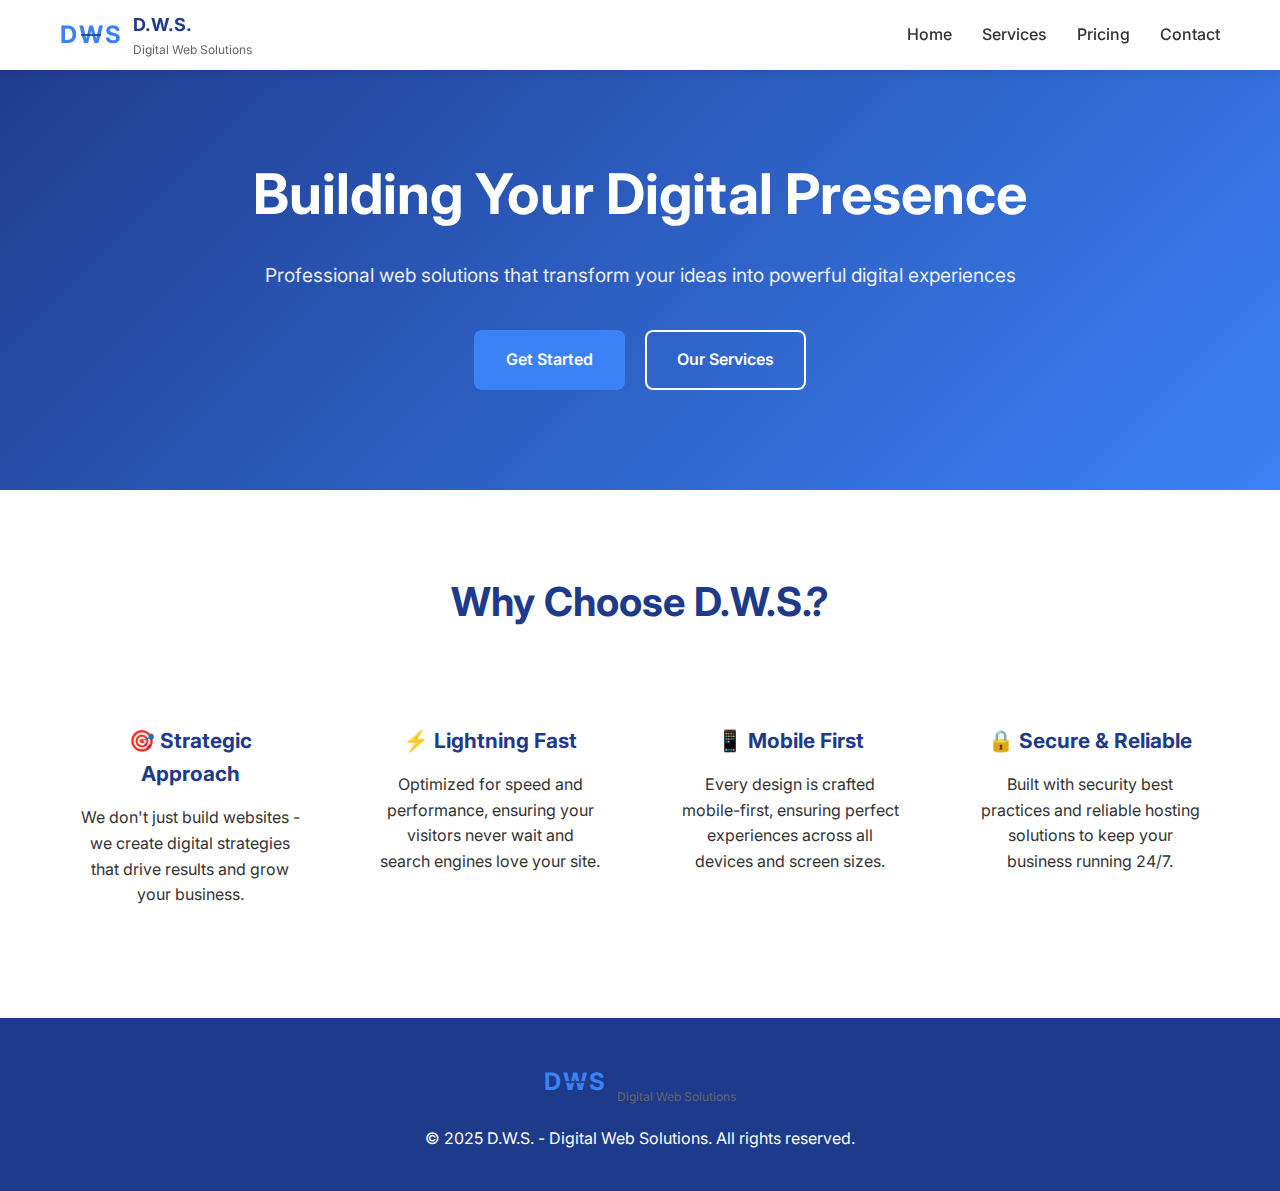
<file: index.html>
<!DOCTYPE html>
<html lang="en">
<head>
    <meta charset="UTF-8">
    <meta name="viewport" content="width=device-width, initial-scale=1.0">
    <title>D.W.S. - Digital Web Solutions | Building Your Digital Presence</title>
    <link rel="stylesheet" href="styles.css">
    <link href="https://fonts.googleapis.com/css2?family=Inter:wght@400;600;700&display=swap" rel="stylesheet">
    <link rel="icon" type="image/svg+xml" href="favicon.svg">
</head>
<body>
    <header>
        <nav class="navbar">
            <div class="nav-container">
                <div class="logo">
                    <div class="logo-icon">
                        <span class="d">D</span>
                        <span class="w">W</span>
                        <span class="s">S</span>
                    </div>
                    <div class="logo-text">
                        <div class="company-name">D.W.S.</div>
                        <div class="tagline">Digital Web Solutions</div>
                    </div>
                </div>
                <ul class="nav-menu">
                    <li><a href="index.html">Home</a></li>
                    <li><a href="services.html">Services</a></li>
                    <li><a href="pricing.html">Pricing</a></li>
                    <li><a href="contact.html">Contact</a></li>
                </ul>
            </div>
        </nav>
    </header>

    <main>
        <section id="home" class="hero">
            <div class="hero-content">
                <h1>Building Your Digital Presence</h1>
                <p>Professional web solutions that transform your ideas into powerful digital experiences</p>
                <div class="cta-buttons">
                    <a href="pricing.html" class="btn-primary">Get Started</a>
                    <a href="services.html" class="btn-secondary">Our Services</a>
                </div>
            </div>
        </section>

        <section class="features">
            <div class="container">
                <h2>Why Choose D.W.S.?</h2>
                <div class="features-grid">
                    <div class="feature">
                        <h3>🎯 Strategic Approach</h3>
                        <p>We don't just build websites - we create digital strategies that drive results and grow your business.</p>
                    </div>
                    <div class="feature">
                        <h3>⚡ Lightning Fast</h3>
                        <p>Optimized for speed and performance, ensuring your visitors never wait and search engines love your site.</p>
                    </div>
                    <div class="feature">
                        <h3>📱 Mobile First</h3>
                        <p>Every design is crafted mobile-first, ensuring perfect experiences across all devices and screen sizes.</p>
                    </div>
                    <div class="feature">
                        <h3>🔒 Secure & Reliable</h3>
                        <p>Built with security best practices and reliable hosting solutions to keep your business running 24/7.</p>
                    </div>
                </div>
            </div>
        </section>



    </main>

    <footer>
        <div class="container">
            <div class="footer-content">
                <div class="logo">
                    <div class="logo-icon">
                        <span class="d">D</span>
                        <span class="w">W</span>
                        <span class="s">S</span>
                    </div>
                    <div class="logo-text">
                        <div class="company-name">D.W.S.</div>
                        <div class="tagline">Digital Web Solutions</div>
                    </div>
                </div>
                <p>&copy; 2025 D.W.S. - Digital Web Solutions. All rights reserved.</p>
            </div>
        </div>
    </footer>

    <script src="script.js"></script>
</body>
</html>
</file>
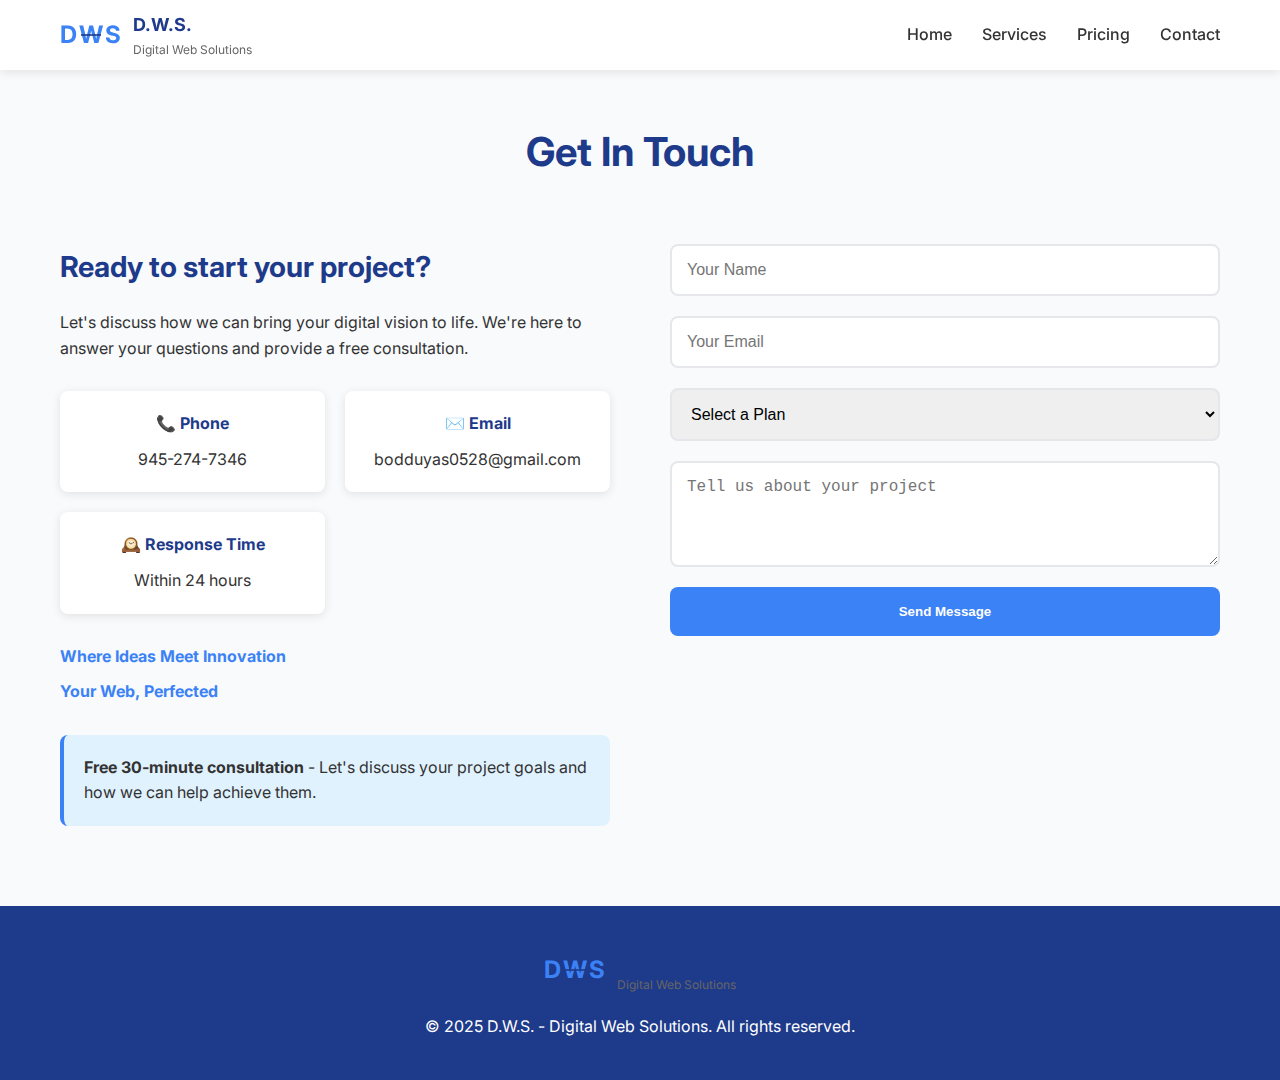
<file: contact.html>
<!DOCTYPE html>
<html lang="en">
<head>
    <meta charset="UTF-8">
    <meta name="viewport" content="width=device-width, initial-scale=1.0">
    <title>Contact - D.W.S. Digital Web Solutions</title>
    <link rel="stylesheet" href="styles.css">
    <link href="https://fonts.googleapis.com/css2?family=Inter:wght@400;600;700&display=swap" rel="stylesheet">
    <link rel="icon" type="image/svg+xml" href="favicon.svg">
</head>
<body>
    <header>
        <nav class="navbar">
            <div class="nav-container">
                <div class="logo">
                    <div class="logo-icon">
                        <span class="d">D</span>
                        <span class="w">W</span>
                        <span class="s">S</span>
                    </div>
                    <div class="logo-text">
                        <div class="company-name">D.W.S.</div>
                        <div class="tagline">Digital Web Solutions</div>
                    </div>
                </div>
                <ul class="nav-menu">
                    <li><a href="index.html">Home</a></li>
                    <li><a href="services.html">Services</a></li>
                    <li><a href="pricing.html">Pricing</a></li>
                    <li><a href="contact.html">Contact</a></li>
                </ul>
            </div>
        </nav>
    </header>

    <main>
        <section class="contact page-section">
            <div class="container">
                <h1>Get In Touch</h1>
                <div class="contact-content">
                    <div class="contact-info">
                        <h3>Ready to start your project?</h3>
                        <p>Let's discuss how we can bring your digital vision to life. We're here to answer your questions and provide a free consultation.</p>
                        
                        <div class="contact-methods">
                            <div class="contact-method">
                                <h4>📞 Phone</h4>
                                <p>945-274-7346</p>
                            </div>
                            <div class="contact-method">
                                <h4>✉️ Email</h4>
                                <p>bodduyas0528@gmail.com</p>
                            </div>
                            <div class="contact-method">
                                <h4>🕰️ Response Time</h4>
                                <p>Within 24 hours</p>
                            </div>
                        </div>
                        
                        <div class="tagline-options">
                            <p><strong>Where Ideas Meet Innovation</strong></p>
                            <p><strong>Your Web, Perfected</strong></p>
                        </div>
                        
                        <div class="consultation-note">
                            <p><strong>Free 30-minute consultation</strong> - Let's discuss your project goals and how we can help achieve them.</p>
                        </div>
                    </div>
                    <form class="contact-form">
                        <input type="text" placeholder="Your Name" required>
                        <input type="email" placeholder="Your Email" required>
                        <select required>
                            <option value="">Select a Plan</option>
                            <option value="starter">Starter ($800-$1,200)</option>
                            <option value="professional">Professional ($1,500-$2,500)</option>
                            <option value="premium">Premium ($3,000-$5,000)</option>
                        </select>
                        <textarea placeholder="Tell us about your project" rows="4" required></textarea>
                        <button type="submit" class="btn-primary">Send Message</button>
                    </form>
                </div>
            </div>
        </section>
    </main>

    <footer>
        <div class="container">
            <div class="footer-content">
                <div class="logo">
                    <div class="logo-icon">
                        <span class="d">D</span>
                        <span class="w">W</span>
                        <span class="s">S</span>
                    </div>
                    <div class="logo-text">
                        <div class="company-name">D.W.S.</div>
                        <div class="tagline">Digital Web Solutions</div>
                    </div>
                </div>
                <p>&copy; 2025 D.W.S. - Digital Web Solutions. All rights reserved.</p>
            </div>
        </div>
    </footer>

    <script src="script.js"></script>
</body>
</html>
</file>
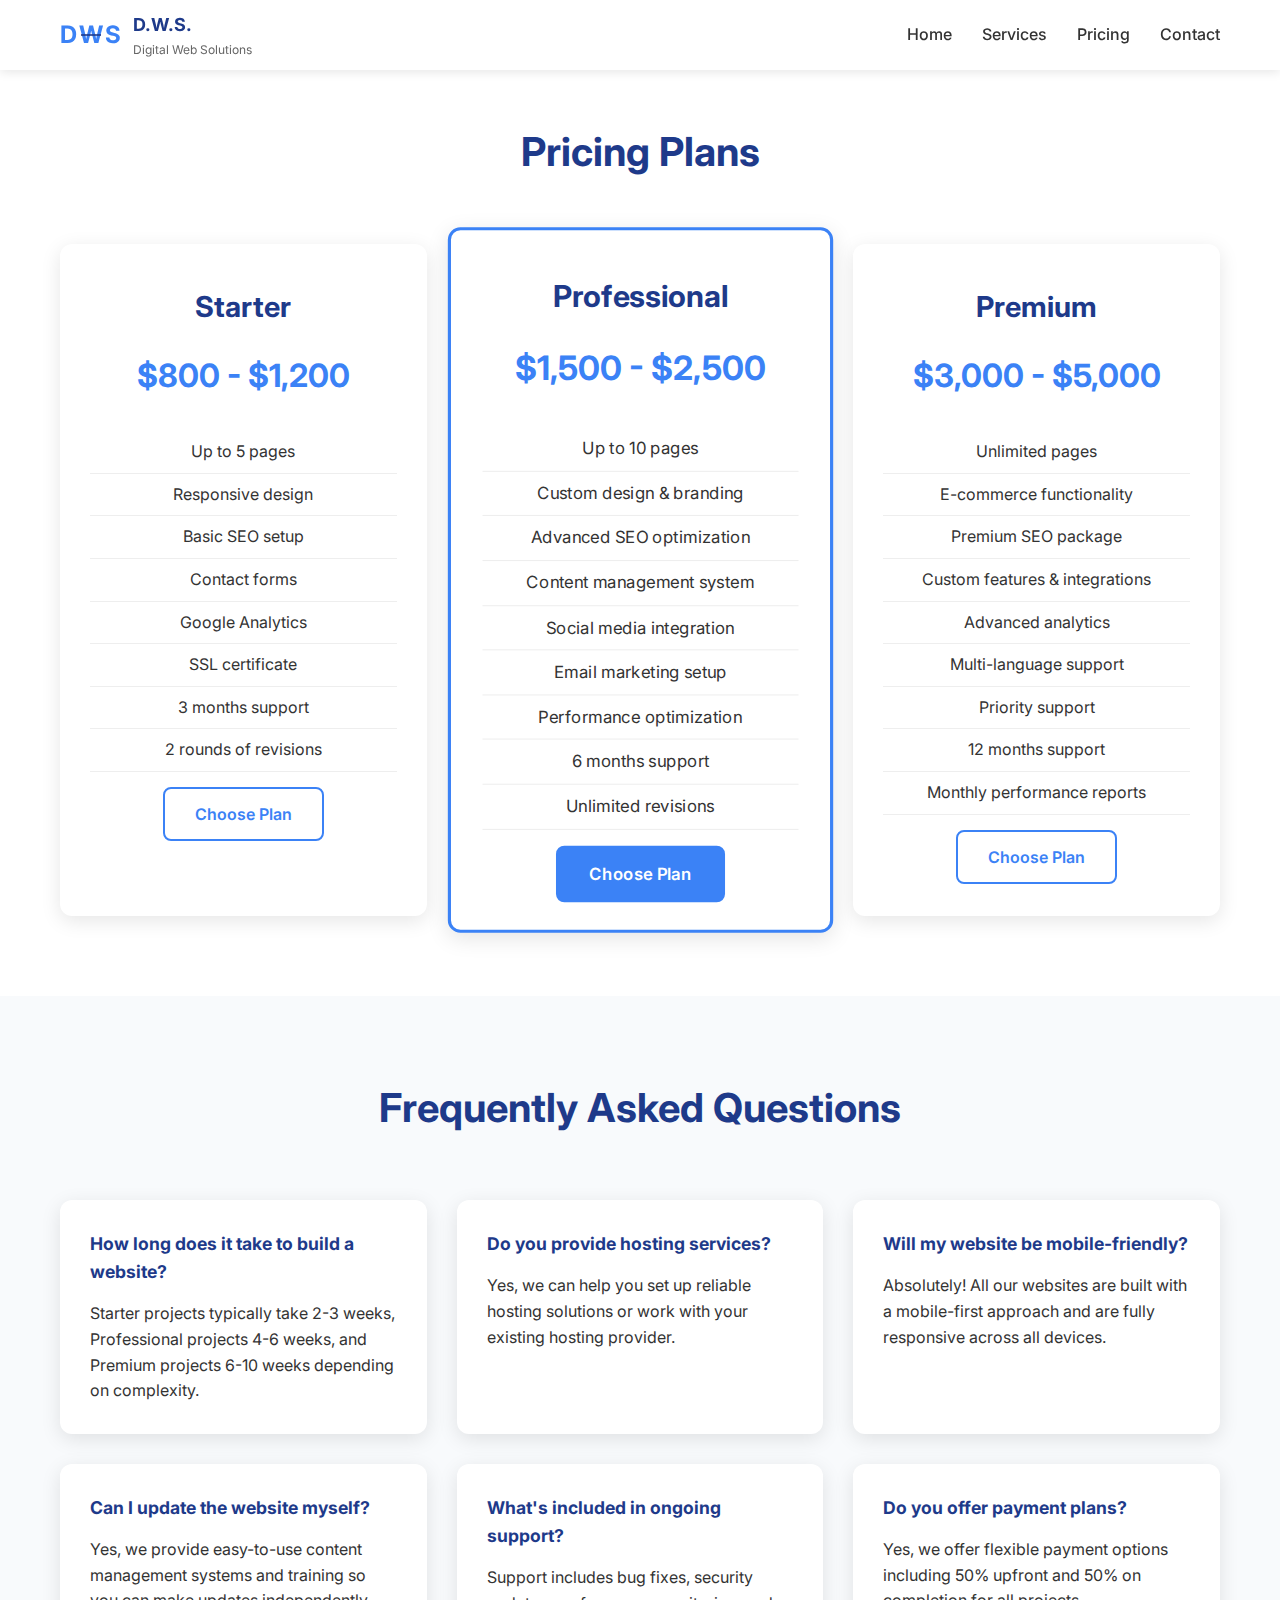
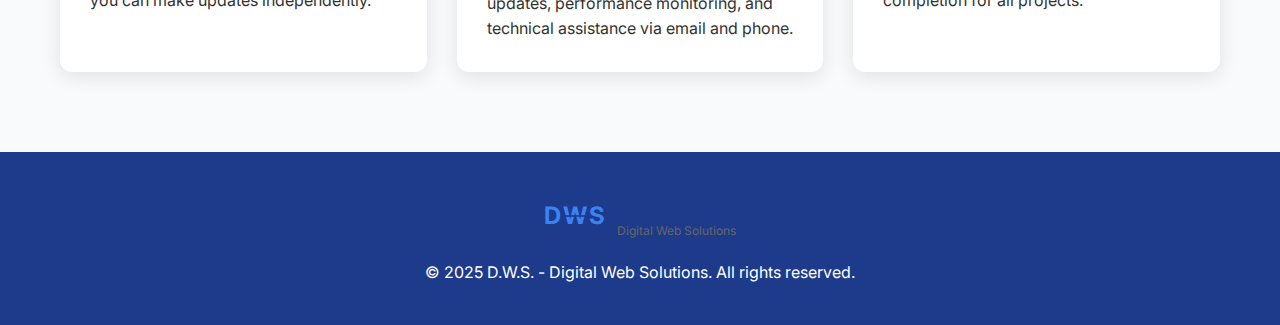
<file: pricing.html>
<!DOCTYPE html>
<html lang="en">
<head>
    <meta charset="UTF-8">
    <meta name="viewport" content="width=device-width, initial-scale=1.0">
    <title>Pricing - D.W.S. Digital Web Solutions</title>
    <link rel="stylesheet" href="styles.css">
    <link href="https://fonts.googleapis.com/css2?family=Inter:wght@400;600;700&display=swap" rel="stylesheet">
    <link rel="icon" type="image/svg+xml" href="favicon.svg">
</head>
<body>
    <header>
        <nav class="navbar">
            <div class="nav-container">
                <div class="logo">
                    <div class="logo-icon">
                        <span class="d">D</span>
                        <span class="w">W</span>
                        <span class="s">S</span>
                    </div>
                    <div class="logo-text">
                        <div class="company-name">D.W.S.</div>
                        <div class="tagline">Digital Web Solutions</div>
                    </div>
                </div>
                <ul class="nav-menu">
                    <li><a href="index.html">Home</a></li>
                    <li><a href="services.html">Services</a></li>
                    <li><a href="pricing.html">Pricing</a></li>
                    <li><a href="contact.html">Contact</a></li>
                </ul>
            </div>
        </nav>
    </header>

    <main>
        <section class="pricing page-section">
            <div class="container">
                <h1>Pricing Plans</h1>
                <div class="pricing-grid">
                    <div class="pricing-card">
                        <h3>Starter</h3>
                        <div class="price">$800 - $1,200</div>
                        <ul>
                            <li>Up to 5 pages</li>
                            <li>Responsive design</li>
                            <li>Basic SEO setup</li>
                            <li>Contact forms</li>
                            <li>Google Analytics</li>
                            <li>SSL certificate</li>
                            <li>3 months support</li>
                            <li>2 rounds of revisions</li>
                        </ul>
                        <a href="contact.html" class="btn-outline">Choose Plan</a>
                    </div>
                    <div class="pricing-card featured">
                        <h3>Professional</h3>
                        <div class="price">$1,500 - $2,500</div>
                        <ul>
                            <li>Up to 10 pages</li>
                            <li>Custom design & branding</li>
                            <li>Advanced SEO optimization</li>
                            <li>Content management system</li>
                            <li>Social media integration</li>
                            <li>Email marketing setup</li>
                            <li>Performance optimization</li>
                            <li>6 months support</li>
                            <li>Unlimited revisions</li>
                        </ul>
                        <a href="contact.html" class="btn-primary">Choose Plan</a>
                    </div>
                    <div class="pricing-card">
                        <h3>Premium</h3>
                        <div class="price">$3,000 - $5,000</div>
                        <ul>
                            <li>Unlimited pages</li>
                            <li>E-commerce functionality</li>
                            <li>Premium SEO package</li>
                            <li>Custom features & integrations</li>
                            <li>Advanced analytics</li>
                            <li>Multi-language support</li>
                            <li>Priority support</li>
                            <li>12 months support</li>
                            <li>Monthly performance reports</li>
                        </ul>
                        <a href="contact.html" class="btn-outline">Choose Plan</a>
                    </div>
                </div>
            </div>
        </section>

        <section class="faq">
            <div class="container">
                <h2>Frequently Asked Questions</h2>
                <div class="faq-grid">
                    <div class="faq-item">
                        <h3>How long does it take to build a website?</h3>
                        <p>Starter projects typically take 2-3 weeks, Professional projects 4-6 weeks, and Premium projects 6-10 weeks depending on complexity.</p>
                    </div>
                    <div class="faq-item">
                        <h3>Do you provide hosting services?</h3>
                        <p>Yes, we can help you set up reliable hosting solutions or work with your existing hosting provider.</p>
                    </div>
                    <div class="faq-item">
                        <h3>Will my website be mobile-friendly?</h3>
                        <p>Absolutely! All our websites are built with a mobile-first approach and are fully responsive across all devices.</p>
                    </div>
                    <div class="faq-item">
                        <h3>Can I update the website myself?</h3>
                        <p>Yes, we provide easy-to-use content management systems and training so you can make updates independently.</p>
                    </div>
                    <div class="faq-item">
                        <h3>What's included in ongoing support?</h3>
                        <p>Support includes bug fixes, security updates, performance monitoring, and technical assistance via email and phone.</p>
                    </div>
                    <div class="faq-item">
                        <h3>Do you offer payment plans?</h3>
                        <p>Yes, we offer flexible payment options including 50% upfront and 50% on completion for all projects.</p>
                    </div>
                </div>
            </div>
        </section>
    </main>

    <footer>
        <div class="container">
            <div class="footer-content">
                <div class="logo">
                    <div class="logo-icon">
                        <span class="d">D</span>
                        <span class="w">W</span>
                        <span class="s">S</span>
                    </div>
                    <div class="logo-text">
                        <div class="company-name">D.W.S.</div>
                        <div class="tagline">Digital Web Solutions</div>
                    </div>
                </div>
                <p>&copy; 2025 D.W.S. - Digital Web Solutions. All rights reserved.</p>
            </div>
        </div>
    </footer>

    <script src="script.js"></script>
</body>
</html>
</file>
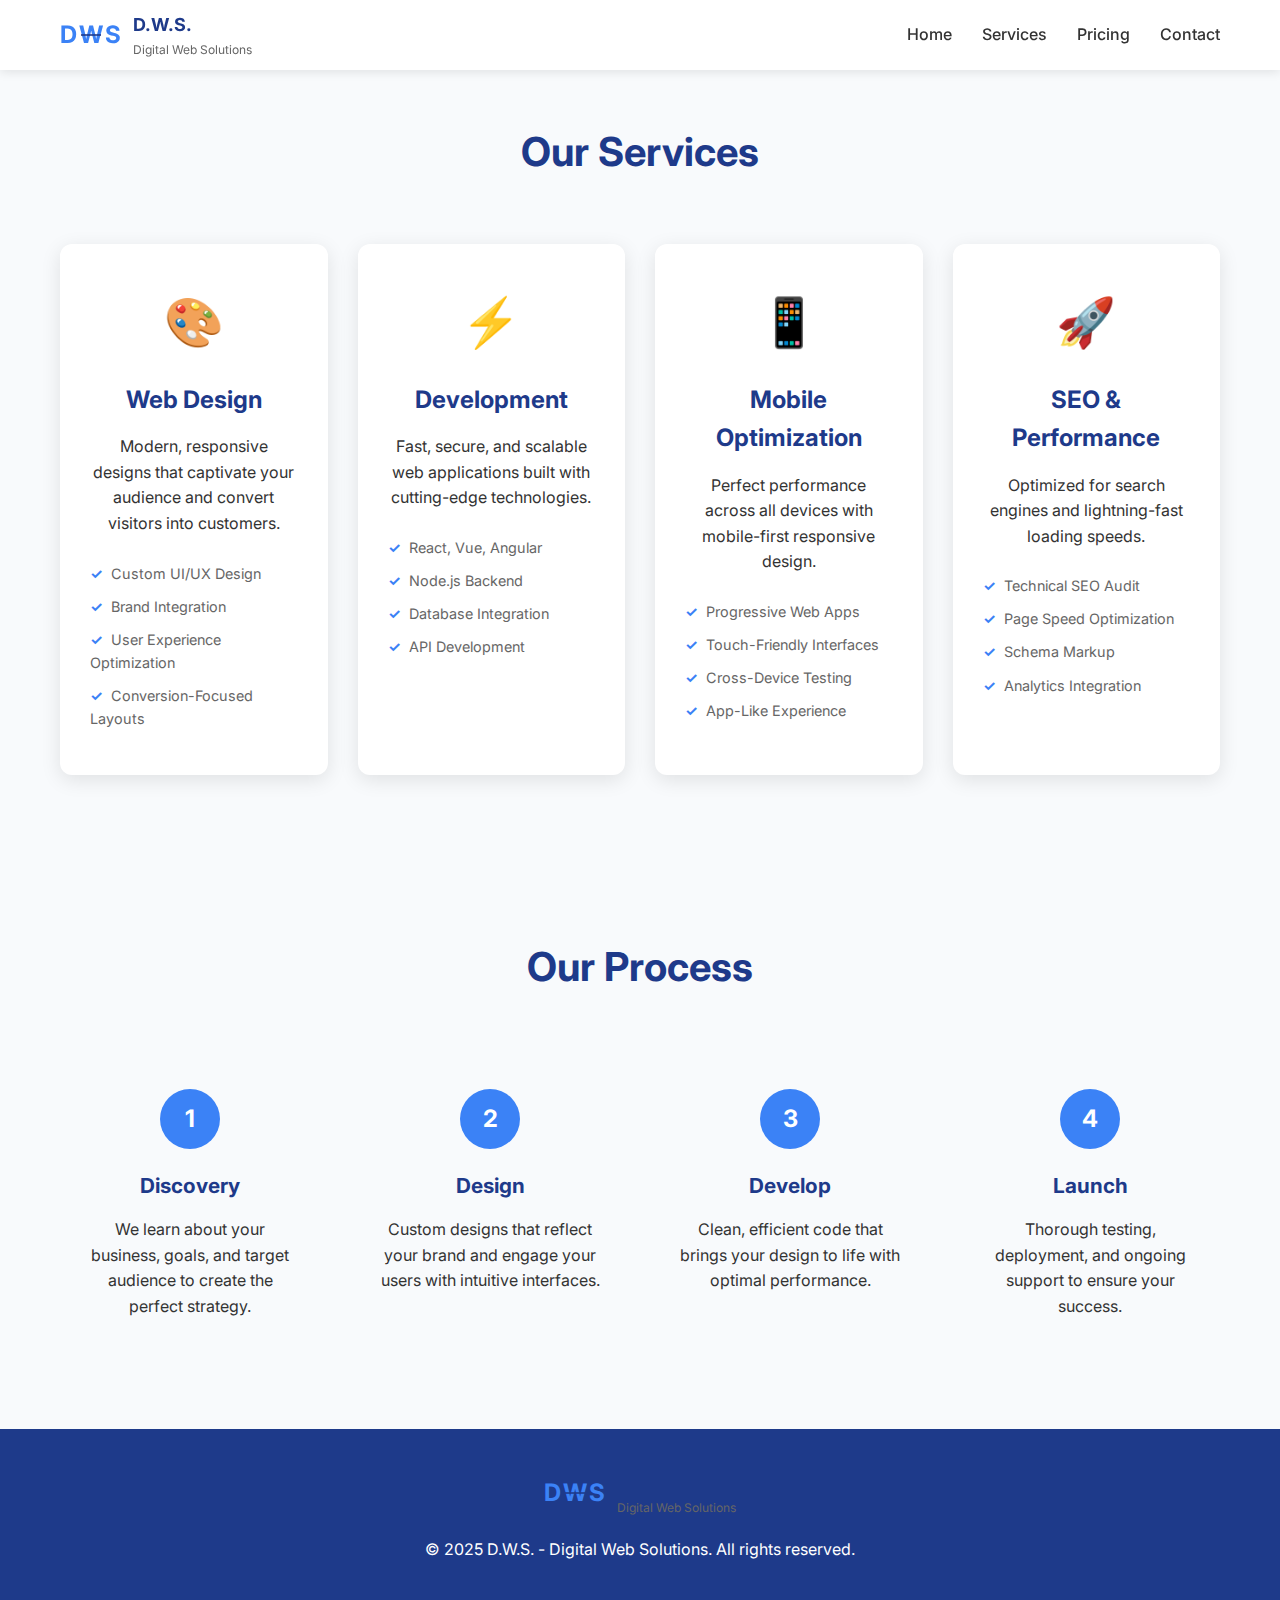
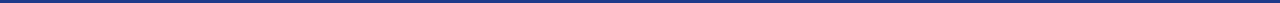
<file: services.html>
<!DOCTYPE html>
<html lang="en">
<head>
    <meta charset="UTF-8">
    <meta name="viewport" content="width=device-width, initial-scale=1.0">
    <title>Services - D.W.S. Digital Web Solutions</title>
    <link rel="stylesheet" href="styles.css">
    <link href="https://fonts.googleapis.com/css2?family=Inter:wght@400;600;700&display=swap" rel="stylesheet">
    <link rel="icon" type="image/svg+xml" href="favicon.svg">
</head>
<body>
    <header>
        <nav class="navbar">
            <div class="nav-container">
                <div class="logo">
                    <div class="logo-icon">
                        <span class="d">D</span>
                        <span class="w">W</span>
                        <span class="s">S</span>
                    </div>
                    <div class="logo-text">
                        <div class="company-name">D.W.S.</div>
                        <div class="tagline">Digital Web Solutions</div>
                    </div>
                </div>
                <ul class="nav-menu">
                    <li><a href="index.html">Home</a></li>
                    <li><a href="services.html">Services</a></li>
                    <li><a href="pricing.html">Pricing</a></li>
                    <li><a href="contact.html">Contact</a></li>
                </ul>
            </div>
        </nav>
    </header>

    <main>
        <section class="services page-section">
            <div class="container">
                <h1>Our Services</h1>
                <div class="services-grid">
                    <div class="service-card">
                        <div class="service-icon">🎨</div>
                        <h3>Web Design</h3>
                        <p>Modern, responsive designs that captivate your audience and convert visitors into customers.</p>
                        <ul class="service-features">
                            <li>Custom UI/UX Design</li>
                            <li>Brand Integration</li>
                            <li>User Experience Optimization</li>
                            <li>Conversion-Focused Layouts</li>
                        </ul>
                    </div>
                    <div class="service-card">
                        <div class="service-icon">⚡</div>
                        <h3>Development</h3>
                        <p>Fast, secure, and scalable web applications built with cutting-edge technologies.</p>
                        <ul class="service-features">
                            <li>React, Vue, Angular</li>
                            <li>Node.js Backend</li>
                            <li>Database Integration</li>
                            <li>API Development</li>
                        </ul>
                    </div>
                    <div class="service-card">
                        <div class="service-icon">📱</div>
                        <h3>Mobile Optimization</h3>
                        <p>Perfect performance across all devices with mobile-first responsive design.</p>
                        <ul class="service-features">
                            <li>Progressive Web Apps</li>
                            <li>Touch-Friendly Interfaces</li>
                            <li>Cross-Device Testing</li>
                            <li>App-Like Experience</li>
                        </ul>
                    </div>
                    <div class="service-card">
                        <div class="service-icon">🚀</div>
                        <h3>SEO & Performance</h3>
                        <p>Optimized for search engines and lightning-fast loading speeds.</p>
                        <ul class="service-features">
                            <li>Technical SEO Audit</li>
                            <li>Page Speed Optimization</li>
                            <li>Schema Markup</li>
                            <li>Analytics Integration</li>
                        </ul>
                    </div>
                </div>
            </div>
        </section>

        <section class="process">
            <div class="container">
                <h2>Our Process</h2>
                <div class="process-steps">
                    <div class="step">
                        <div class="step-number">1</div>
                        <h3>Discovery</h3>
                        <p>We learn about your business, goals, and target audience to create the perfect strategy.</p>
                    </div>
                    <div class="step">
                        <div class="step-number">2</div>
                        <h3>Design</h3>
                        <p>Custom designs that reflect your brand and engage your users with intuitive interfaces.</p>
                    </div>
                    <div class="step">
                        <div class="step-number">3</div>
                        <h3>Develop</h3>
                        <p>Clean, efficient code that brings your design to life with optimal performance.</p>
                    </div>
                    <div class="step">
                        <div class="step-number">4</div>
                        <h3>Launch</h3>
                        <p>Thorough testing, deployment, and ongoing support to ensure your success.</p>
                    </div>
                </div>
            </div>
        </section>
    </main>

    <footer>
        <div class="container">
            <div class="footer-content">
                <div class="logo">
                    <div class="logo-icon">
                        <span class="d">D</span>
                        <span class="w">W</span>
                        <span class="s">S</span>
                    </div>
                    <div class="logo-text">
                        <div class="company-name">D.W.S.</div>
                        <div class="tagline">Digital Web Solutions</div>
                    </div>
                </div>
                <p>&copy; 2025 D.W.S. - Digital Web Solutions. All rights reserved.</p>
            </div>
        </div>
    </footer>

    <script src="script.js"></script>
</body>
</html>
</file>
<file: styles.css>
* {
    margin: 0;
    padding: 0;
    box-sizing: border-box;
}

body {
    font-family: 'Inter', sans-serif;
    line-height: 1.6;
    color: #333;
    min-height: 100vh;
    display: flex;
    flex-direction: column;
}

main {
    flex: 1;
}

.container {
    max-width: 1200px;
    margin: 0 auto;
    padding: 0 20px;
}

/* Header & Navigation */
.navbar {
    background: #fff;
    box-shadow: 0 2px 10px rgba(0,0,0,0.1);
    position: fixed;
    width: 100%;
    top: 0;
    z-index: 1000;
}

.nav-container {
    max-width: 1200px;
    margin: 0 auto;
    padding: 0 20px;
    display: flex;
    justify-content: space-between;
    align-items: center;
    height: 70px;
}

.logo {
    display: flex;
    align-items: center;
    gap: 12px;
}

.logo-icon {
    display: flex;
    gap: 2px;
    font-weight: 700;
    font-size: 24px;
}

.logo-icon .d { color: #3B82F6; }
.logo-icon .w { 
    color: #3B82F6; 
    position: relative;
}
.logo-icon .w::before {
    content: '';
    position: absolute;
    top: 50%;
    left: 50%;
    transform: translate(-50%, -50%);
    width: 20px;
    height: 2px;
    background: #1E3A8A;
    opacity: 0.8;
}
.logo-icon .s { color: #3B82F6; }

.logo-text .company-name {
    font-weight: 700;
    font-size: 18px;
    color: #1E3A8A;
}

.logo-text .tagline {
    font-size: 12px;
    color: #666;
}

.nav-menu {
    display: flex;
    list-style: none;
    gap: 30px;
}

.nav-menu a {
    text-decoration: none;
    color: #333;
    font-weight: 500;
    transition: color 0.3s;
}

.nav-menu a:hover {
    color: #3B82F6;
}

/* Hero Section */
.hero {
    background: linear-gradient(135deg, #1E3A8A 0%, #3B82F6 100%);
    color: white;
    padding: 150px 0 100px;
    text-align: center;
}

.hero-content h1 {
    font-size: 3.5rem;
    font-weight: 700;
    margin-bottom: 20px;
}

.hero-content p {
    font-size: 1.2rem;
    margin-bottom: 40px;
    opacity: 0.9;
}

.cta-buttons {
    display: flex;
    gap: 20px;
    justify-content: center;
}

.btn-primary, .btn-secondary, .btn-outline {
    padding: 15px 30px;
    border-radius: 8px;
    text-decoration: none;
    font-weight: 600;
    transition: all 0.3s;
    border: 2px solid transparent;
}

.btn-primary {
    background: #3B82F6;
    color: white;
}

.btn-primary:hover {
    background: #2563EB;
    transform: translateY(-2px);
}

.btn-secondary {
    background: transparent;
    color: white;
    border: 2px solid white;
}

.btn-secondary:hover {
    background: white;
    color: #1E3A8A;
}

.btn-outline {
    background: transparent;
    color: #3B82F6;
    border: 2px solid #3B82F6;
}

.btn-outline:hover {
    background: #3B82F6;
    color: white;
}

/* Services Section */
.services {
    padding: 100px 0;
    background: #f8fafc;
}

.services h2 {
    text-align: center;
    font-size: 2.5rem;
    margin-bottom: 60px;
    color: #1E3A8A;
}

.services-grid {
    display: grid;
    grid-template-columns: repeat(auto-fit, minmax(250px, 1fr));
    gap: 30px;
}

.service-card {
    background: white;
    padding: 40px 30px;
    border-radius: 12px;
    text-align: center;
    box-shadow: 0 5px 20px rgba(0,0,0,0.1);
    transition: transform 0.3s;
}

.service-card:hover {
    transform: translateY(-5px);
}

.service-icon {
    font-size: 3rem;
    margin-bottom: 20px;
}

.service-card h3 {
    font-size: 1.5rem;
    margin-bottom: 15px;
    color: #1E3A8A;
}

/* Pricing Section */
.pricing {
    padding: 100px 0;
}

.pricing h2 {
    text-align: center;
    font-size: 2.5rem;
    margin-bottom: 60px;
    color: #1E3A8A;
}

.pricing-grid {
    display: grid;
    grid-template-columns: repeat(auto-fit, minmax(300px, 1fr));
    gap: 30px;
}

.pricing-card {
    background: white;
    padding: 40px 30px;
    border-radius: 12px;
    text-align: center;
    box-shadow: 0 5px 20px rgba(0,0,0,0.1);
    position: relative;
}

.pricing-card.featured {
    border: 3px solid #3B82F6;
    transform: scale(1.05);
}

.pricing-card h3 {
    font-size: 1.8rem;
    margin-bottom: 20px;
    color: #1E3A8A;
}

.price {
    font-size: 2rem;
    font-weight: 700;
    color: #3B82F6;
    margin-bottom: 30px;
}

.pricing-card ul {
    list-style: none;
    margin-bottom: 30px;
}

.pricing-card li {
    padding: 8px 0;
    border-bottom: 1px solid #eee;
}

/* Contact Section */
.contact {
    padding: 100px 0;
    background: #f8fafc;
}

.contact h2 {
    text-align: center;
    font-size: 2.5rem;
    margin-bottom: 60px;
    color: #1E3A8A;
}

.contact-content {
    display: grid;
    grid-template-columns: 1fr 1fr;
    gap: 60px;
    align-items: start;
}

.contact-info h3 {
    font-size: 1.8rem;
    margin-bottom: 20px;
    color: #1E3A8A;
}

.tagline-options {
    margin-top: 30px;
}

.tagline-options p {
    margin: 10px 0;
    color: #3B82F6;
}

.contact-form {
    display: flex;
    flex-direction: column;
    gap: 20px;
}

.contact-form input,
.contact-form select,
.contact-form textarea {
    padding: 15px;
    border: 2px solid #e5e7eb;
    border-radius: 8px;
    font-size: 16px;
    transition: border-color 0.3s;
}

.contact-form input:focus,
.contact-form select:focus,
.contact-form textarea:focus {
    outline: none;
    border-color: #3B82F6;
}

/* Features Section */
.features {
    padding: 80px 0;
    background: white;
}

.features h2 {
    text-align: center;
    font-size: 2.5rem;
    margin-bottom: 60px;
    color: #1E3A8A;
}

.features-grid {
    display: grid;
    grid-template-columns: repeat(auto-fit, minmax(250px, 1fr));
    gap: 40px;
}

.feature {
    text-align: center;
    padding: 30px 20px;
}

.feature h3 {
    font-size: 1.3rem;
    margin-bottom: 15px;
    color: #1E3A8A;
}

/* Testimonials */
.testimonials {
    padding: 80px 0;
    background: #f8fafc;
}

.testimonials h2 {
    text-align: center;
    font-size: 2.5rem;
    margin-bottom: 60px;
    color: #1E3A8A;
}

.testimonials-grid {
    display: grid;
    grid-template-columns: repeat(auto-fit, minmax(300px, 1fr));
    gap: 30px;
}

.testimonial {
    background: white;
    padding: 30px;
    border-radius: 12px;
    box-shadow: 0 5px 20px rgba(0,0,0,0.1);
    text-align: center;
}

.testimonial p {
    font-style: italic;
    margin-bottom: 20px;
    font-size: 1.1rem;
}

.client {
    font-weight: 600;
    color: #3B82F6;
}

/* Service Features */
.service-features {
    list-style: none;
    margin-top: 20px;
    text-align: left;
}

.service-features li {
    padding: 5px 0;
    color: #666;
    font-size: 0.9rem;
}

.service-features li:before {
    content: '✓';
    color: #3B82F6;
    font-weight: bold;
    margin-right: 8px;
}

/* Process Section */
.process {
    padding: 80px 0;
    background: #f8fafc;
}

.process h2 {
    text-align: center;
    font-size: 2.5rem;
    margin-bottom: 60px;
    color: #1E3A8A;
}

.process-steps {
    display: grid;
    grid-template-columns: repeat(auto-fit, minmax(250px, 1fr));
    gap: 40px;
}

.step {
    text-align: center;
    padding: 30px 20px;
}

.step-number {
    width: 60px;
    height: 60px;
    background: #3B82F6;
    color: white;
    border-radius: 50%;
    display: flex;
    align-items: center;
    justify-content: center;
    font-size: 1.5rem;
    font-weight: bold;
    margin: 0 auto 20px;
}

.step h3 {
    font-size: 1.3rem;
    margin-bottom: 15px;
    color: #1E3A8A;
}

/* FAQ Section */
.faq {
    padding: 80px 0;
    background: #f8fafc;
}

.faq h2 {
    text-align: center;
    font-size: 2.5rem;
    margin-bottom: 60px;
    color: #1E3A8A;
}

.faq-grid {
    display: grid;
    grid-template-columns: repeat(auto-fit, minmax(350px, 1fr));
    gap: 30px;
}

.faq-item {
    background: white;
    padding: 30px;
    border-radius: 12px;
    box-shadow: 0 5px 20px rgba(0,0,0,0.1);
}

.faq-item h3 {
    color: #1E3A8A;
    margin-bottom: 15px;
    font-size: 1.1rem;
}

/* Contact Methods */
.contact-methods {
    display: grid;
    grid-template-columns: repeat(auto-fit, minmax(200px, 1fr));
    gap: 20px;
    margin: 30px 0;
}

.contact-method {
    text-align: center;
    padding: 20px;
    background: white;
    border-radius: 8px;
    box-shadow: 0 2px 10px rgba(0,0,0,0.1);
}

.contact-method h4 {
    color: #1E3A8A;
    margin-bottom: 10px;
}

.consultation-note {
    background: #e0f2fe;
    padding: 20px;
    border-radius: 8px;
    margin-top: 30px;
    border-left: 4px solid #3B82F6;
}

/* Page Sections */
.page-section {
    padding: 120px 0 80px;
}

.page-section h1 {
    text-align: center;
    font-size: 2.5rem;
    margin-bottom: 60px;
    color: #1E3A8A;
}

/* Footer */
footer {
    background: #1E3A8A;
    color: white;
    padding: 40px 0;
    text-align: center;
}

.footer-content {
    display: flex;
    flex-direction: column;
    align-items: center;
    gap: 20px;
}

/* Responsive Design */
@media (max-width: 768px) {
    .nav-menu {
        display: none;
    }
    
    .hero-content h1 {
        font-size: 2.5rem;
    }
    
    .cta-buttons {
        flex-direction: column;
        align-items: center;
    }
    
    .contact-content {
        grid-template-columns: 1fr;
        gap: 40px;
    }
    
    .pricing-card.featured {
        transform: none;
    }
}
</file>
